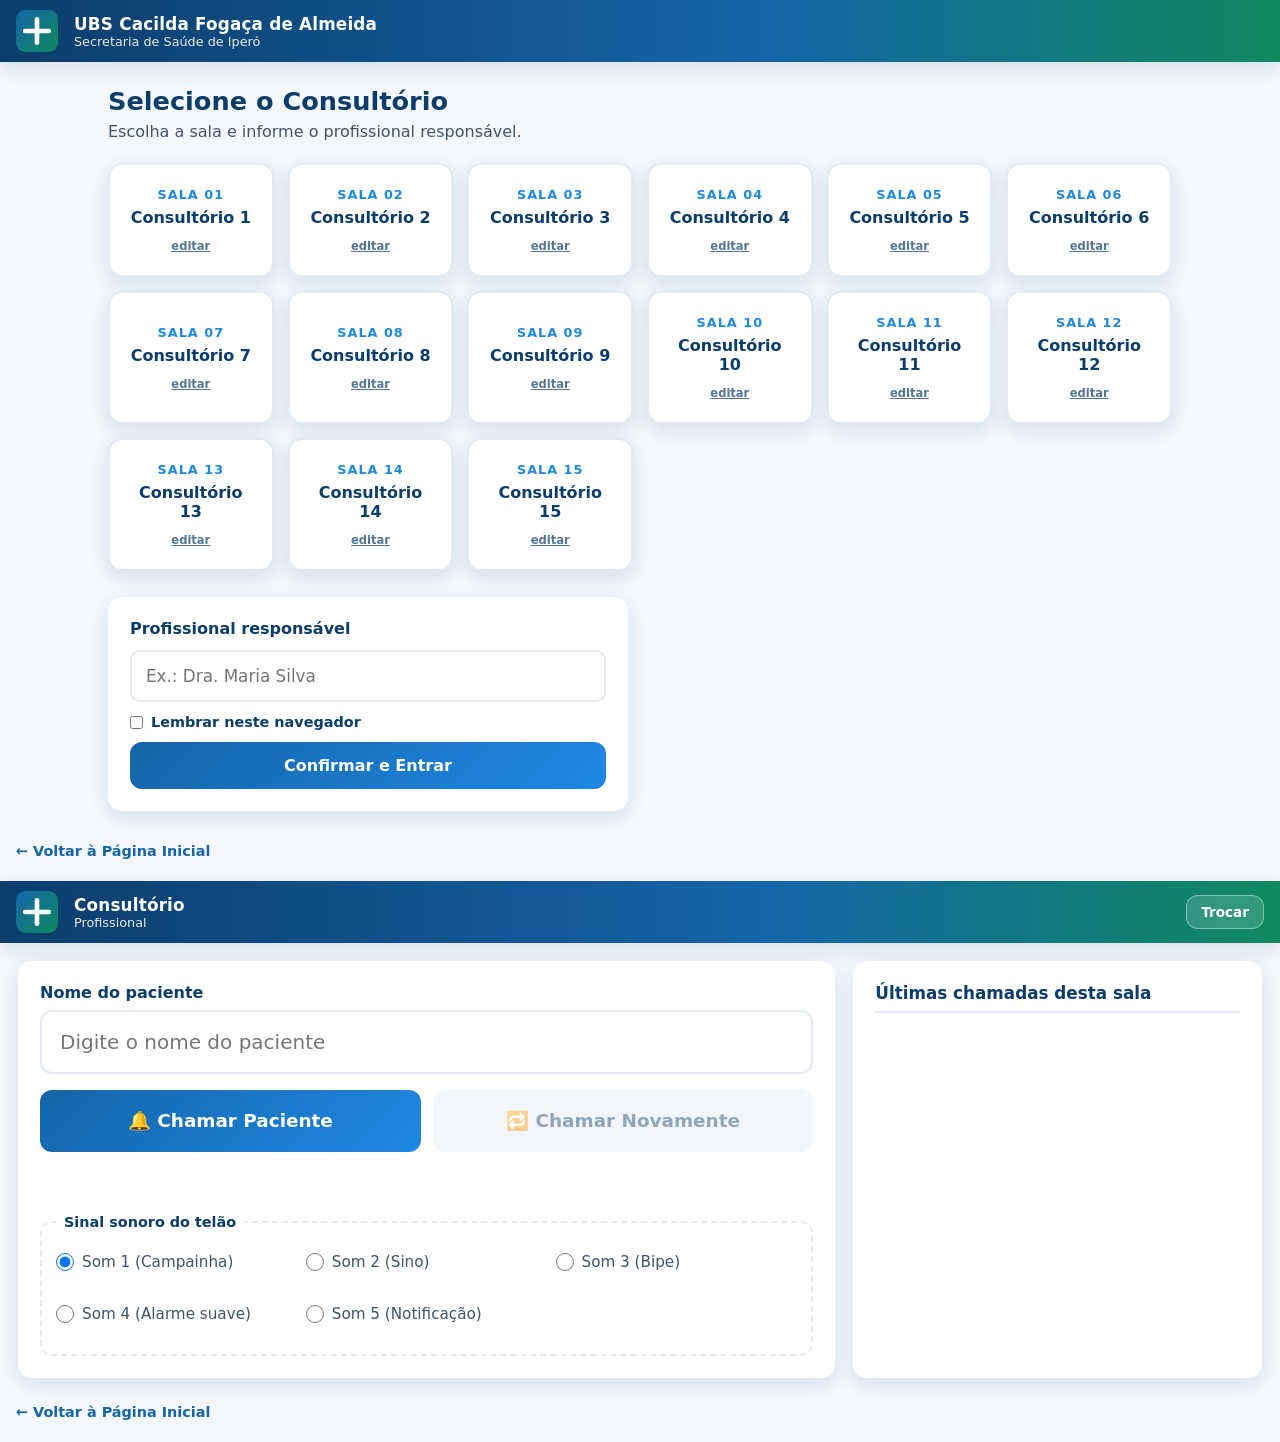
<file: consultorio.html>
<!DOCTYPE html>
<html lang="pt-BR">
<head>
<meta charset="UTF-8" />
<meta name="viewport" content="width=device-width, initial-scale=1.0, viewport-fit=cover" />
<meta name="theme-color" content="#0b3d6b" />
<meta name="apple-mobile-web-app-capable" content="yes" />
<meta name="mobile-web-app-capable" content="yes" />
<title>Consultório – Painel de Chamada</title>
<link rel="stylesheet" href="css/style.css" />
<link rel="stylesheet" href="css/consultorio.css" />
<link rel="icon" href="assets/logo.svg" type="image/svg+xml" />
</head>
<body class="consultorio-body">

  <!-- ============ TELA 1: SELEÇÃO DE CONSULTÓRIO ============ -->
  <section id="tela-selecao" class="tela">
    <header class="topbar small">
      <img src="assets/logo.svg" alt="Logo UBS" class="logo-sm" />
      <div class="topbar-titles">
        <h1>UBS Cacilda Fogaça de Almeida</h1>
        <h2>Secretaria de Saúde de Iperó</h2>
      </div>
    </header>

    <main class="selecao-main">
      <h2>Selecione o Consultório</h2>
      <p class="hint">Escolha a sala e informe o profissional responsável.</p>

      <div id="grid-salas" class="grid-salas"><!-- gerado por JS --></div>

      <form id="form-profissional" class="form-profissional" hidden>
        <label for="input-profissional">Profissional responsável</label>
        <input id="input-profissional" type="text" autocomplete="off"
               placeholder="Ex.: Dra. Maria Silva" required />

        <label class="checkbox">
          <input type="checkbox" id="chk-lembrar" />
          Lembrar neste navegador
        </label>

        <button type="submit" class="btn-primary">Confirmar e Entrar</button>
      </form>
    </main>

    <a href="index.html" class="link-voltar">← Voltar à Página Inicial</a>
  </section>

  <!-- ============ TELA 2: PAINEL DE CHAMADA ============ -->
  <section id="tela-chamada" class="tela" hidden>
    <header class="topbar small">
      <img src="assets/logo.svg" alt="Logo UBS" class="logo-sm" />
      <div class="topbar-titles">
        <h1 id="cab-sala">Consultório</h1>
        <h2 id="cab-profissional">Profissional</h2>
      </div>
      <button id="btn-trocar" type="button" class="btn-ghost">Trocar</button>
    </header>

    <main class="chamada-main">
      <div class="card-chamada">
        <label for="input-paciente">Nome do paciente</label>
        <input id="input-paciente" type="text" autocomplete="off"
               placeholder="Digite o nome do paciente" />

        <div class="botoes-chamada">
          <button id="btn-chamar" type="button" class="btn-primary big">🔔 Chamar Paciente</button>
          <button id="btn-repetir" type="button" class="btn-secondary big" disabled>🔁 Chamar Novamente</button>
        </div>

        <div id="status-envio" class="status" aria-live="polite"></div>

        <fieldset class="sons">
          <legend>Sinal sonoro do telão</legend>
          <label><input type="radio" name="som" value="1" checked /> Som 1 (Campainha)</label>
          <label><input type="radio" name="som" value="2" /> Som 2 (Sino)</label>
          <label><input type="radio" name="som" value="3" /> Som 3 (Bipe)</label>
          <label><input type="radio" name="som" value="4" /> Som 4 (Alarme suave)</label>
          <label><input type="radio" name="som" value="5" /> Som 5 (Notificação)</label>
        </fieldset>
      </div>

      <aside class="card-historico">
        <h3>Últimas chamadas desta sala</h3>
        <ul id="lista-historico"></ul>
      </aside>
    </main>

    <a href="index.html" class="link-voltar">← Voltar à Página Inicial</a>
  </section>

  <!-- Modal "Chamada em andamento" -->
  <div id="modal-bloqueio" class="modal">
    <div class="modal-box">
      <h3>Aguarde…</h3>
      <p id="modal-texto">Uma chamada está em andamento.</p>
    </div>
  </div>

  <script src="js/firebase-config.js"></script>
  <script src="js/sync.js"></script>
  <script src="js/consultorio.js"></script>
</body>
</html>
</file>
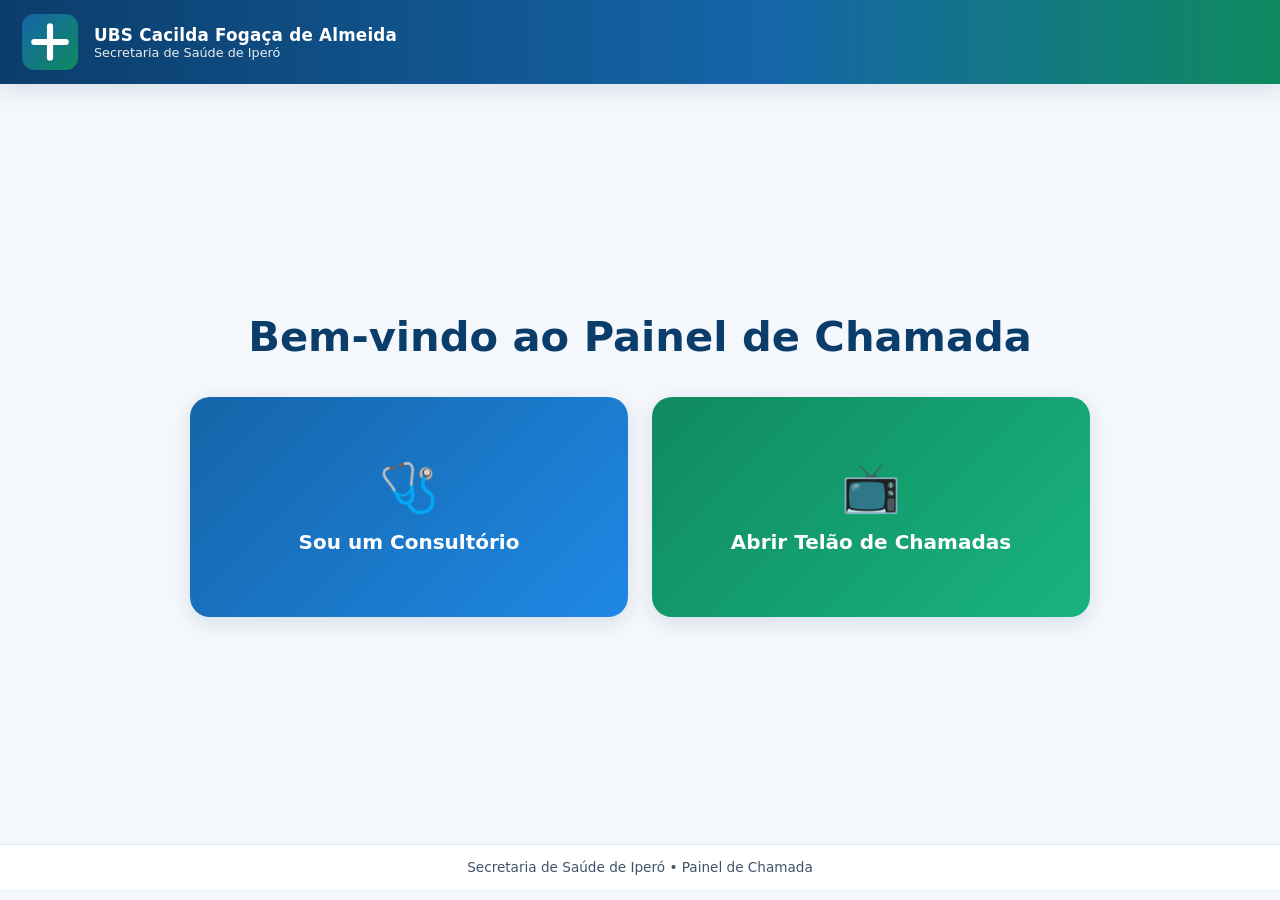
<file: index OUTRO.html>
<!DOCTYPE html>
<html lang="pt-BR">
<head>
<meta charset="UTF-8" />
<meta name="viewport" content="width=device-width, initial-scale=1.0, viewport-fit=cover" />
<meta name="theme-color" content="#0b3d6b" />
<meta name="apple-mobile-web-app-capable" content="yes" />
<meta name="apple-mobile-web-app-status-bar-style" content="black-translucent" />
<meta name="mobile-web-app-capable" content="yes" />
<meta name="description" content="Painel de Chamada da UBS Cacilda Fogaça de Almeida – Secretaria de Saúde de Iperó" />
<title>Painel de Chamada – UBS Cacilda Fogaça de Almeida</title>
<link rel="stylesheet" href="css/style.css" />
<link rel="icon" href="assets/logo.svg" type="image/svg+xml" />
</head>
<body class="home">
  <header class="topbar">
    <img src="assets/logo.svg" alt="Logo UBS" class="logo" />
    <div class="topbar-titles">
      <h1>UBS Cacilda Fogaça de Almeida</h1>
      <h2>Secretaria de Saúde de Iperó</h2>
    </div>
  </header>

  <main class="home-main">
    <h2 class="welcome">Bem-vindo ao Painel de Chamada</h2>

    <div class="home-buttons">
      <a href="consultorio.html" class="big-btn btn-consultorio">
        <span class="icon">🩺</span>
        <span class="label">Sou um Consultório</span>
      </a>
      <a href="telao.html" class="big-btn btn-telao">
        <span class="icon">📺</span>
        <span class="label">Abrir Telão de Chamadas</span>
      </a>
    </div>
  </main>

  <footer class="footer">
    <span>Secretaria de Saúde de Iperó • Painel de Chamada</span>
  </footer>
</body>
</html>
</file>
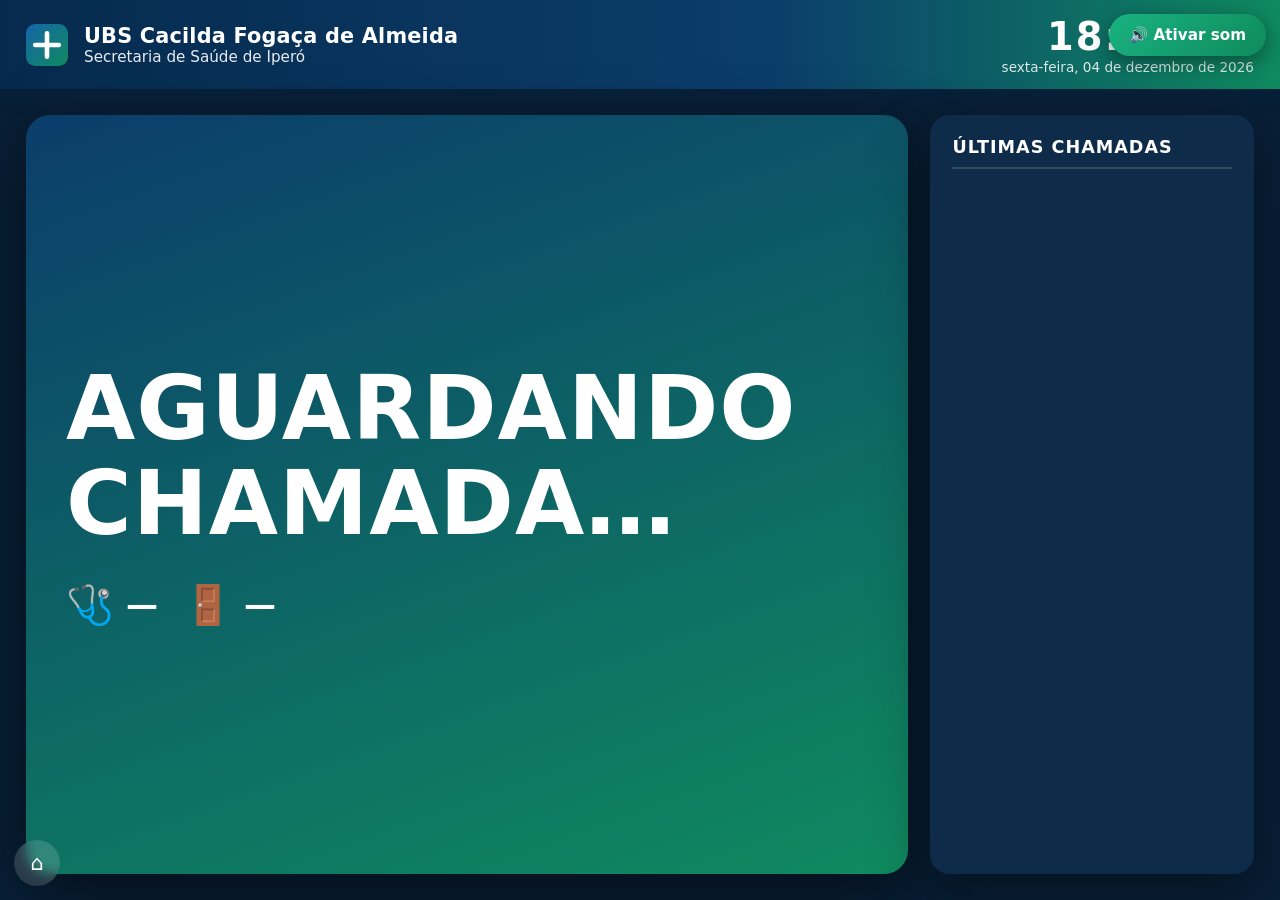
<file: telao.html>
<!DOCTYPE html>
<html lang="pt-BR">
<head>
<meta charset="UTF-8" />
<meta name="viewport" content="width=device-width, initial-scale=1.0, viewport-fit=cover" />
<meta name="theme-color" content="#081f36" />
<meta name="apple-mobile-web-app-capable" content="yes" />
<meta name="mobile-web-app-capable" content="yes" />
<title>Telão de Chamadas – UBS Cacilda Fogaça de Almeida</title>
<link rel="stylesheet" href="css/style.css" />
<link rel="stylesheet" href="css/telao.css" />
<link rel="icon" href="assets/logo.svg" type="image/svg+xml" />
</head>
<body class="telao-body">

  <header class="topbar telao-topbar">
    <img src="assets/logo.svg" alt="Logo UBS" class="logo-sm" />
    <div class="topbar-titles">
      <h1>UBS Cacilda Fogaça de Almeida</h1>
      <h2>Secretaria de Saúde de Iperó</h2>
    </div>
    <div class="relogio">
      <div id="hora">--:--:--</div>
      <div id="data">--/--/----</div>
    </div>
  </header>

  <main class="telao-main">
    <section class="chamada-atual">
      <div class="paciente-nome" id="paciente-atual">Aguardando chamada…</div>
      <div class="info-linha">
        <div class="info-item">
          <span class="icone">🩺</span>
          <span id="profissional-atual">—</span>
        </div>
        <div class="info-item">
          <span class="icone">🚪</span>
          <span id="sala-atual">—</span>
        </div>
      </div>
    </section>

    <aside class="historico">
      <h3>Últimas chamadas</h3>
      <ul id="historico-lista"></ul>
    </aside>
  </main>

  <button id="btn-ativar-audio" class="btn-ativar-audio" title="Ativar som e voz">
    🔊 Ativar som
  </button>

  <button id="btn-voltar-home" class="btn-home-canto" title="Voltar à Página Inicial">⌂</button>

  <script src="js/firebase-config.js"></script>
  <script src="js/sync.js"></script>
  <script src="js/telao.js"></script>
</body>
</html>
</file>
<file: css/style.css>
:root{
  --azul-900:#0b3d6b;
  --azul-700:#1565a8;
  --azul-500:#1e88e5;
  --verde-700:#0f8a5f;
  --verde-500:#19b37f;
  --cinza-100:#f4f7fb;
  --cinza-200:#e3eaf2;
  --cinza-700:#40536b;
  --branco:#ffffff;
  --sombra:0 6px 20px rgba(11,61,107,.12);
  --radius:14px;
  --font: 'Inter','Roboto',system-ui,-apple-system,Segoe UI,Arial,sans-serif;
  --safe-top: env(safe-area-inset-top, 0px);
  --safe-bottom: env(safe-area-inset-bottom, 0px);
}

*{box-sizing:border-box;margin:0;padding:0}
html,body{height:100%}
html{-webkit-text-size-adjust:100%}
body{
  font-family:var(--font);
  color:var(--cinza-700);
  background:var(--cinza-100);
  -webkit-font-smoothing:antialiased;
  min-height:100dvh;
  overscroll-behavior:none;
}

/* Evita zoom automático em inputs no iOS (fonte >= 16px) */
input, select, textarea, button{
  font-size:16px;
  font-family:var(--font);
}

/* ---------- Topbar ---------- */
.topbar{
  display:flex;align-items:center;gap:16px;
  padding:calc(14px + var(--safe-top)) 22px 14px;
  background:linear-gradient(90deg,var(--azul-900),var(--azul-700) 60%,var(--verde-700));
  color:#fff;
  box-shadow:var(--sombra);
  flex-wrap:nowrap;
}
.topbar.small{padding:calc(10px + var(--safe-top)) 16px 10px}
.logo{width:56px;height:56px;flex-shrink:0}
.logo-sm{width:42px;height:42px;flex-shrink:0}
.topbar-titles{min-width:0;flex:1}
.topbar-titles h1{
  font-size:1.05rem;font-weight:700;letter-spacing:.2px;
  overflow:hidden;text-overflow:ellipsis;white-space:nowrap;
}
.topbar-titles h2{
  font-size:.8rem;font-weight:400;opacity:.9;
  overflow:hidden;text-overflow:ellipsis;white-space:nowrap;
}

/* ---------- Home ---------- */
.home-main{
  flex:1;
  display:flex;flex-direction:column;align-items:center;justify-content:center;
  padding:40px 20px;gap:36px;
  min-height:calc(100dvh - 140px);
}
.welcome{
  font-size:clamp(1.4rem,5vw,2.6rem);
  color:var(--azul-900);
  text-align:center;
  font-weight:800;
  padding:0 10px;
}
.home-buttons{
  display:flex;gap:24px;flex-wrap:wrap;justify-content:center;
  width:100%;max-width:900px;
}
.big-btn{
  flex:1 1 280px;
  display:flex;flex-direction:column;align-items:center;justify-content:center;
  gap:14px;
  padding:clamp(24px,5vw,38px) clamp(16px,4vw,24px);
  border-radius:20px;
  text-decoration:none;color:#fff;font-weight:700;
  font-size:clamp(1rem,3.5vw,1.25rem);
  box-shadow:var(--sombra);
  transition:transform .15s ease, filter .15s ease;
  min-height:clamp(160px,30vw,220px);
  -webkit-tap-highlight-color:transparent;
  touch-action:manipulation;
}
.big-btn .icon{font-size:clamp(2.2rem,7vw,3rem)}
.btn-consultorio{background:linear-gradient(135deg,var(--azul-700),var(--azul-500))}
.btn-telao{background:linear-gradient(135deg,var(--verde-700),var(--verde-500))}
.big-btn:hover{transform:translateY(-3px);filter:brightness(1.05)}
.big-btn:active{transform:scale(.97)}

.footer{
  text-align:center;
  padding:14px 14px calc(14px + var(--safe-bottom));
  font-size:.85rem;color:var(--cinza-700);
  background:#fff;border-top:1px solid var(--cinza-200);
}

/* ---------- Botões ---------- */
.btn-primary,.btn-secondary,.btn-ghost{
  font-family:var(--font);font-weight:700;border-radius:12px;border:0;
  cursor:pointer;transition:filter .15s,transform .1s;
  -webkit-tap-highlight-color:transparent;
  touch-action:manipulation;
  min-height:44px; /* toque mínimo recomendado */
}
.btn-primary{
  background:linear-gradient(135deg,var(--azul-700),var(--azul-500));
  color:#fff;padding:14px 22px;font-size:1rem;
}
.btn-secondary{
  background:var(--cinza-200);color:var(--azul-900);padding:14px 22px;font-size:1rem;
}
.btn-ghost{
  background:rgba(255,255,255,.15);color:#fff;padding:8px 14px;font-size:.85rem;
  border:1px solid rgba(255,255,255,.4);margin-left:auto;
  min-height:auto;
}
.btn-primary:hover,.btn-secondary:hover{filter:brightness(1.05)}
.btn-primary.big,.btn-secondary.big{padding:20px 26px;font-size:1.15rem;flex:1}
button:disabled{opacity:.45;cursor:not-allowed}

.link-voltar{
  display:inline-block;margin:8px 16px calc(22px + var(--safe-bottom));
  color:var(--azul-700);
  text-decoration:none;font-weight:600;font-size:.9rem;
}
.link-voltar:hover{text-decoration:underline}

/* ---------- Responsivo ---------- */
@media (max-width:600px){
  .topbar{padding:calc(10px + var(--safe-top)) 12px 10px;gap:10px}
  .logo{width:44px;height:44px}
  .logo-sm{width:36px;height:36px}
  .topbar-titles h1{font-size:.9rem}
  .topbar-titles h2{font-size:.72rem}
  .big-btn{flex:1 1 100%}
  .home-buttons{flex-direction:column;gap:16px}
}

/* Modo paisagem em celulares baixos: reduz topbar */
@media (max-height:480px) and (orientation:landscape){
  .topbar{padding:6px 12px}
  .logo{width:36px;height:36px}
  .logo-sm{width:30px;height:30px}
  .topbar-titles h1{font-size:.85rem}
  .topbar-titles h2{font-size:.7rem}
}
</file>
<file: css/consultorio.css>
.consultorio-body{display:flex;flex-direction:column;min-height:100dvh}
.tela{display:flex;flex-direction:column;flex:1}

/* ---------- Seleção ---------- */
.selecao-main{
  flex:1;padding:24px 18px;max-width:1100px;width:100%;margin:0 auto;
}
.selecao-main h2{
  font-size:clamp(1.3rem,4vw,1.6rem);
  color:var(--azul-900);margin-bottom:6px;
}
.hint{color:var(--cinza-700);margin-bottom:22px}

.grid-salas{
  display:grid;
  grid-template-columns:repeat(auto-fill,minmax(160px,1fr));
  gap:14px;
  margin-bottom:26px;
}
@media (max-width:480px){
  .grid-salas{
    grid-template-columns:repeat(auto-fill,minmax(140px,1fr));
    gap:10px;
  }
}

.btn-sala{
  padding:22px 16px;border-radius:14px;border:2px solid var(--cinza-200);
  background:#fff;color:var(--azul-900);font-weight:700;font-size:1.05rem;
  cursor:pointer;box-shadow:var(--sombra);transition:all .15s;
  min-height:88px;
  display:flex;flex-direction:column;align-items:center;justify-content:center;gap:6px;
  text-align:center;
  -webkit-tap-highlight-color:transparent;
  touch-action:manipulation;
}
.btn-sala .num{
  font-size:.8rem;color:var(--azul-500);font-weight:600;letter-spacing:1px;
}
.btn-sala .nome{font-size:1rem;word-break:break-word}
.btn-sala:hover{border-color:var(--azul-500)}
.btn-sala.ativo{
  background:linear-gradient(135deg,var(--azul-700),var(--azul-500));
  color:#fff;border-color:transparent;
}
.btn-sala.ativo .num{color:#d5ecff}
.btn-sala .edit{
  position:relative;margin-top:6px;font-size:.72rem;opacity:.7;text-decoration:underline;
}

.form-profissional{
  background:#fff;padding:22px;border-radius:var(--radius);
  box-shadow:var(--sombra);max-width:520px;
  display:flex;flex-direction:column;gap:12px;
}
.form-profissional label{font-weight:600;color:var(--azul-900)}
.form-profissional input[type=text]{
  padding:14px;border-radius:10px;border:2px solid var(--cinza-200);
  font-size:1.05rem;font-family:var(--font);
}
.form-profissional input[type=text]:focus{
  outline:none;border-color:var(--azul-500);
}
.checkbox{display:flex;align-items:center;gap:8px;font-size:.9rem;font-weight:500}

/* ---------- Chamada ---------- */
.chamada-main{
  flex:1;display:grid;
  grid-template-columns:2fr 1fr;
  gap:18px;padding:18px;max-width:1300px;width:100%;margin:0 auto;
}
@media (max-width:900px){
  .chamada-main{
    grid-template-columns:1fr;
    gap:14px;padding:14px;
  }
}

.card-chamada,.card-historico{
  background:#fff;border-radius:var(--radius);box-shadow:var(--sombra);
  padding:22px;
}
@media (max-width:480px){
  .card-chamada,.card-historico{padding:16px}
}

.card-chamada label{
  display:block;font-weight:700;color:var(--azul-900);
  margin-bottom:8px;font-size:1rem;
}
#input-paciente{
  width:100%;padding:18px;border-radius:12px;border:2px solid var(--cinza-200);
  font-size:1.25rem;font-family:var(--font);
}
#input-paciente:focus{outline:none;border-color:var(--azul-500)}

.botoes-chamada{
  display:flex;gap:12px;margin-top:16px;flex-wrap:wrap;
}
@media (max-width:600px){
  .botoes-chamada{flex-direction:column}
  .btn-primary.big,.btn-secondary.big{width:100%;flex:none}
}

.status{
  margin-top:14px;min-height:26px;font-weight:600;font-size:.95rem;
  color:var(--verde-700);
}
.status.erro{color:#c0392b}

.sons{
  margin-top:22px;padding:14px;border:2px dashed var(--cinza-200);
  border-radius:12px;
  display:grid;
  grid-template-columns:repeat(auto-fit,minmax(180px,1fr));
  gap:8px;
}
.sons legend{
  padding:0 8px;font-weight:700;color:var(--azul-900);font-size:.9rem;
}
.sons label{
  display:flex;align-items:center;gap:8px;font-weight:500;font-size:.95rem;
  color:var(--cinza-700);
  min-height:36px;
}
.sons input[type=radio]{
  width:18px;height:18px;
}

.card-historico h3{
  font-size:1.05rem;color:var(--azul-900);margin-bottom:12px;
  border-bottom:2px solid var(--cinza-200);padding-bottom:8px;
}
#lista-historico{list-style:none;display:flex;flex-direction:column;gap:8px}
#lista-historico li{
  padding:10px 12px;border-radius:10px;background:var(--cinza-100);
  font-size:.92rem;display:flex;justify-content:space-between;gap:8px;
}
#lista-historico li .hora{color:var(--azul-700);font-weight:600;font-size:.8rem}

/* ---------- Modal ---------- */
.modal{
  position:fixed;inset:0;background:rgba(11,61,107,.55);
  display:none;
  align-items:center;justify-content:center;z-index:99;
  padding:20px;
}
.modal.aberto{display:flex}
.modal-box{
  background:#fff;padding:28px 32px;border-radius:16px;
  box-shadow:0 20px 60px rgba(0,0,0,.3);text-align:center;max-width:400px;
  width:100%;
}
.modal-box h3{color:var(--azul-900);margin-bottom:8px}

/* ---------- Edição de sala ---------- */
.edit-modal{
  position:fixed;inset:0;background:rgba(11,61,107,.55);
  display:none;
  align-items:center;justify-content:center;z-index:100;padding:20px;
}
.edit-modal.aberto{display:flex}
.edit-modal .box{
  background:#fff;border-radius:16px;padding:24px;max-width:420px;width:100%;
  display:flex;flex-direction:column;gap:12px;box-shadow:0 20px 60px rgba(0,0,0,.3);
}
.edit-modal h3{color:var(--azul-900);font-size:1.1rem}
.edit-modal label{font-weight:600;font-size:.9rem;color:var(--azul-900)}
.edit-modal input{
  padding:12px;border-radius:10px;border:2px solid var(--cinza-200);font-size:1rem;
  font-family:var(--font);
}
.edit-modal input:focus{outline:none;border-color:var(--azul-500)}
.edit-modal .row{display:flex;gap:10px;justify-content:flex-end;margin-top:6px}
</file>
<file: css/telao.css>
.telao-body{
  display:flex;flex-direction:column;min-height:100dvh;
  background:#081f36;color:#fff;overflow:hidden;
}
.telao-topbar{
  background:linear-gradient(90deg,#062a4d,#0b3d6b 60%,#0f8a5f);
  padding:calc(14px + var(--safe-top)) 26px 14px;
}
.telao-topbar .topbar-titles h1{font-size:clamp(.95rem,2.4vw,1.3rem)}
.telao-topbar .topbar-titles h2{font-size:clamp(.7rem,1.8vw,.95rem)}

.relogio{
  margin-left:auto;text-align:right;font-variant-numeric:tabular-nums;
  flex-shrink:0;
}
#hora{font-size:clamp(1rem,3vw,2.4rem);font-weight:800;letter-spacing:2px}
#data{font-size:clamp(.62rem,1.5vw,.85rem);opacity:.85}

.telao-main{
  flex:1;display:grid;grid-template-columns:3fr 1.1fr;
  gap:22px;padding:26px;
  min-height:0;
}
@media (max-width:1000px){
  .telao-main{
    grid-template-columns:1fr;
    grid-template-rows:2fr 1fr;
    gap:14px;padding:16px;
  }
}
@media (max-width:600px){
  .telao-main{padding:12px;gap:10px}
}

.chamada-atual{
  background:linear-gradient(160deg,#0b3d6b,#0f8a5f);
  border-radius:24px;padding:clamp(20px,4vw,40px);
  display:flex;flex-direction:column;justify-content:center;gap:clamp(16px,3vw,32px);
  box-shadow:0 20px 60px rgba(0,0,0,.5);
  overflow:hidden;
}
.paciente-nome{
  font-size:clamp(1.8rem,7vw,6rem);
  font-weight:900;line-height:1.05;letter-spacing:1px;
  text-transform:uppercase;
  animation:pulse 2.2s ease-in-out infinite;
  word-break:break-word;
}
@keyframes pulse{
  0%,100%{opacity:1;transform:scale(1)}
  50%{opacity:.92;transform:scale(1.015)}
}
.info-linha{
  display:flex;flex-wrap:wrap;gap:clamp(14px,2.5vw,26px);
  font-size:clamp(1rem,2.6vw,2rem);font-weight:700;
}
.info-item{display:flex;align-items:center;gap:12px;min-width:0}
.info-item .icone{font-size:clamp(1.3rem,3vw,2.4rem)}
.info-item span:last-child{
  overflow:hidden;text-overflow:ellipsis;
}

.historico{
  background:#0e2c4a;border-radius:20px;padding:clamp(14px,2vw,22px);
  display:flex;flex-direction:column;box-shadow:0 20px 60px rgba(0,0,0,.4);
  min-height:0;
}
.historico h3{
  font-size:clamp(.9rem,1.6vw,1.1rem);
  margin-bottom:12px;padding-bottom:10px;
  border-bottom:2px solid rgba(255,255,255,.15);
  text-transform:uppercase;letter-spacing:1px;
}
#historico-lista{
  list-style:none;display:flex;flex-direction:column;gap:10px;
  overflow:auto;min-height:0;
}
#historico-lista li{
  background:rgba(255,255,255,.07);
  padding:12px 14px;border-radius:12px;
  border-left:5px solid #19b37f;
}
#historico-lista li .h-pac{
  font-weight:800;font-size:clamp(.95rem,1.5vw,1.15rem);
  text-transform:uppercase;
}
#historico-lista li .h-info{font-size:.85rem;opacity:.85;margin-top:4px}
#historico-lista li .h-hora{
  font-size:.75rem;opacity:.7;float:right;
}

/* ---------- Botões flutuantes ---------- */
.btn-home-canto{
  position:fixed;left:14px;
  bottom:calc(14px + var(--safe-bottom));
  width:46px;height:46px;border-radius:50%;
  border:0;cursor:pointer;
  background:rgba(255,255,255,.15);color:#fff;font-size:1.3rem;
  display:flex;align-items:center;justify-content:center;
  backdrop-filter:blur(6px);
  transition:background .15s;
  z-index:10;
  -webkit-tap-highlight-color:transparent;
}
.btn-home-canto:hover{background:rgba(255,255,255,.3)}

/* Botão de ativar áudio */
.btn-ativar-audio{
  position:fixed;top:calc(14px + var(--safe-top));right:14px;
  padding:12px 20px;border-radius:30px;border:0;cursor:pointer;
  background:linear-gradient(135deg,#19b37f,#0f8a5f);
  color:#fff;font-weight:700;font-size:.95rem;
  box-shadow:0 6px 20px rgba(0,0,0,.4);
  z-index:20;
  animation:pulsar 1.6s ease-in-out infinite;
  -webkit-tap-highlight-color:transparent;
}
.btn-ativar-audio:hover{filter:brightness(1.08)}
.btn-ativar-audio.oculto{display:none}

@keyframes pulsar{
  0%,100%{transform:scale(1)}
  50%{transform:scale(1.06)}
}

/* Indicador de leitura */
.ouvindo{
  position:fixed;bottom:calc(20px + var(--safe-bottom));right:20px;
  background:rgba(25,179,127,.9);color:#fff;
  padding:10px 18px;border-radius:30px;
  font-weight:700;font-size:.9rem;
  display:flex;align-items:center;gap:10px;
  box-shadow:0 6px 20px rgba(0,0,0,.4);
  opacity:0;transition:opacity .25s;
  pointer-events:none;z-index:20;
}
.ouvindo.ativo{opacity:1}
.ouvindo .bolinha{
  width:10px;height:10px;border-radius:50%;background:#fff;
  animation:piscar 1s ease-in-out infinite;
}
@keyframes piscar{
  0%,100%{opacity:1}
  50%{opacity:.25}
}

/* ---------- Telas muito estreitas (celular em retrato) ---------- */
@media (max-width:500px){
  .telao-main{
    grid-template-columns:1fr;
    grid-template-rows:auto 1fr;
  }
  .historico{max-height:34vh}
}

/* ---------- Celular em paisagem (baixo) ---------- */
@media (max-height:500px) and (orientation:landscape){
  .telao-topbar{padding:8px 14px}
  .telao-topbar .topbar-titles h1{font-size:.85rem}
  .telao-topbar .topbar-titles h2{display:none}
  #hora{font-size:1.1rem}
  #data{display:none}
  .telao-main{grid-template-columns:2fr 1fr;gap:10px;padding:10px}
  .chamada-atual{padding:14px}
  .paciente-nome{font-size:clamp(1.4rem,5vw,2.8rem)}
}
</file>
